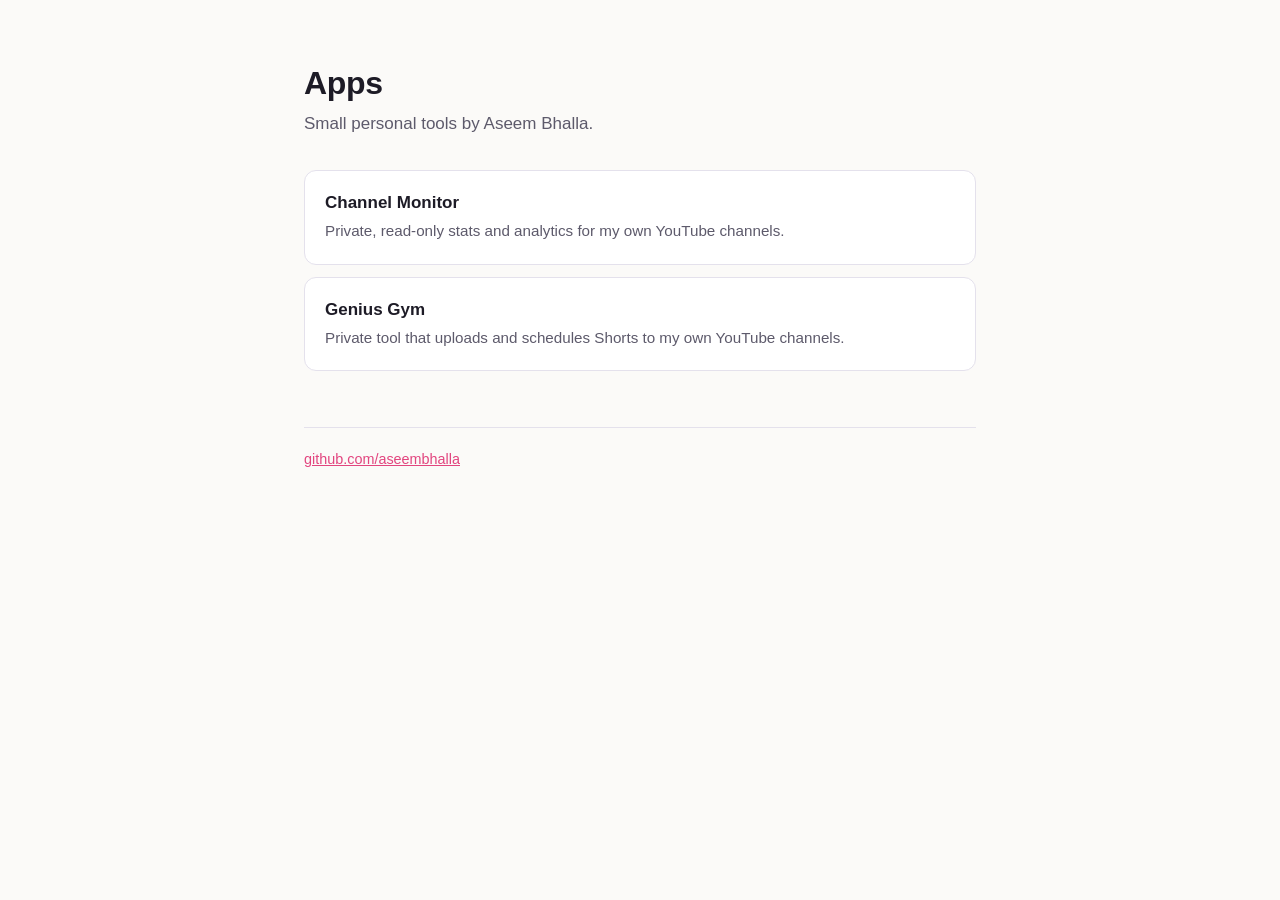
<file: index.html>
<!DOCTYPE html>
<html lang="en">
<head>
<meta charset="utf-8">
<meta name="viewport" content="width=device-width, initial-scale=1">
<title>Aseem Bhalla – Apps</title>
<link rel="stylesheet" href="/style.css">
</head>
<body>
<main>
  <h1>Apps</h1>
  <p class="sub">Small personal tools by Aseem Bhalla.</p>
  <a class="card" href="/channel-monitor/">
    <strong>Channel Monitor</strong>
    <span>Private, read-only stats and analytics for my own YouTube channels.</span>
  </a>
  <a class="card" href="/genius-gym/">
    <strong>Genius Gym</strong>
    <span>Private tool that uploads and schedules Shorts to my own YouTube channels.</span>
  </a>
  <footer><a href="https://github.com/aseembhalla">github.com/aseembhalla</a></footer>
</main>
</body>
</html>
</file>
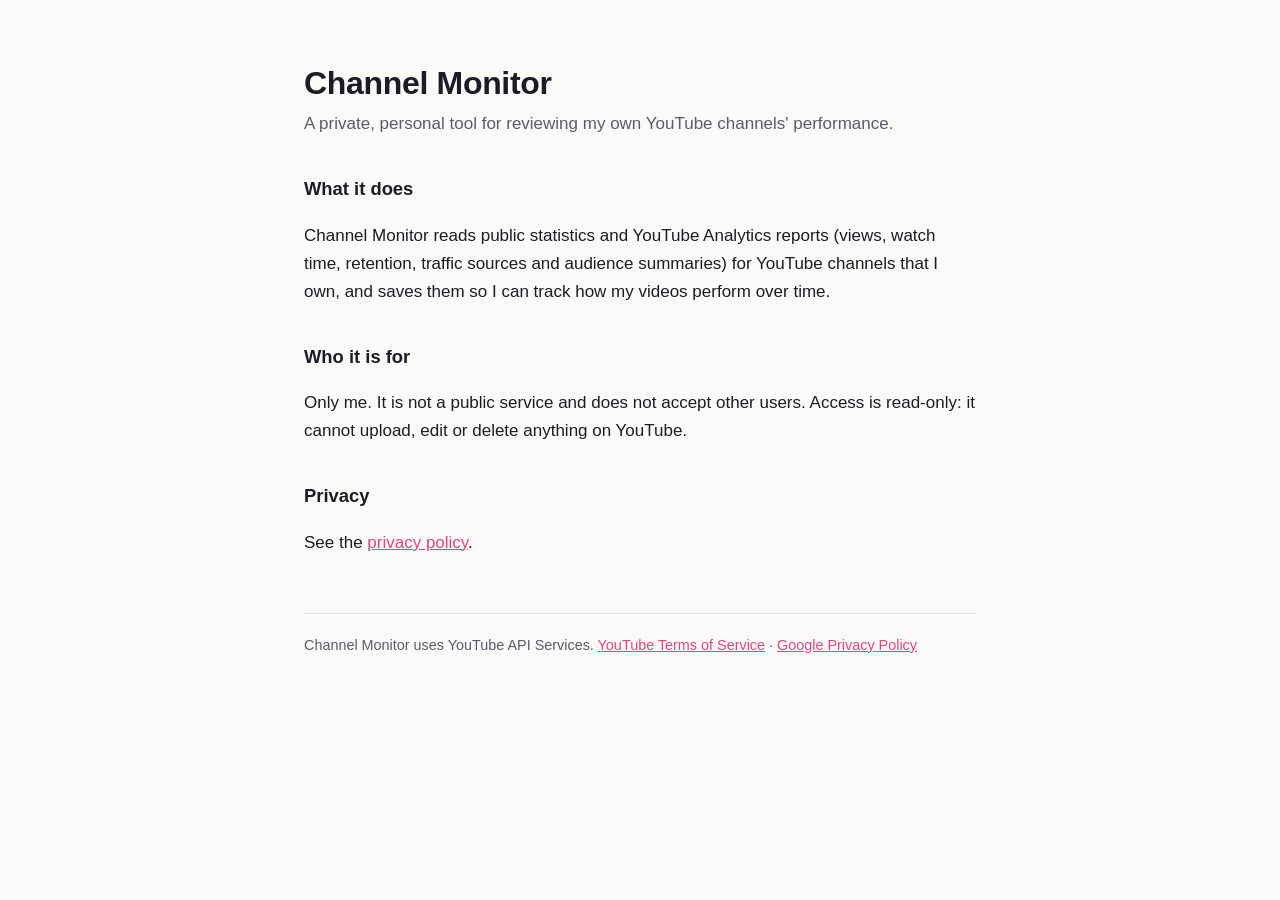
<file: channel-monitor/index.html>
<!DOCTYPE html>
<html lang="en">
<head>
<meta charset="utf-8">
<meta name="viewport" content="width=device-width, initial-scale=1">
<title>Channel Monitor</title>
<link rel="stylesheet" href="/style.css">
</head>
<body>
<main>
  <h1>Channel Monitor</h1>
  <p class="sub">A private, personal tool for reviewing my own YouTube channels' performance.</p>

  <h2>What it does</h2>
  <p>Channel Monitor reads public statistics and YouTube Analytics reports (views, watch time,
  retention, traffic sources and audience summaries) for YouTube channels that I own, and saves
  them so I can track how my videos perform over time.</p>

  <h2>Who it is for</h2>
  <p>Only me. It is not a public service and does not accept other users. Access is read-only:
  it cannot upload, edit or delete anything on YouTube.</p>

  <h2>Privacy</h2>
  <p>See the <a href="/channel-monitor/privacy.html">privacy policy</a>.</p>

  <footer>
    Channel Monitor uses YouTube API Services.
    <a href="https://www.youtube.com/t/terms">YouTube Terms of Service</a> ·
    <a href="https://policies.google.com/privacy">Google Privacy Policy</a>
  </footer>
</main>
</body>
</html>
</file>
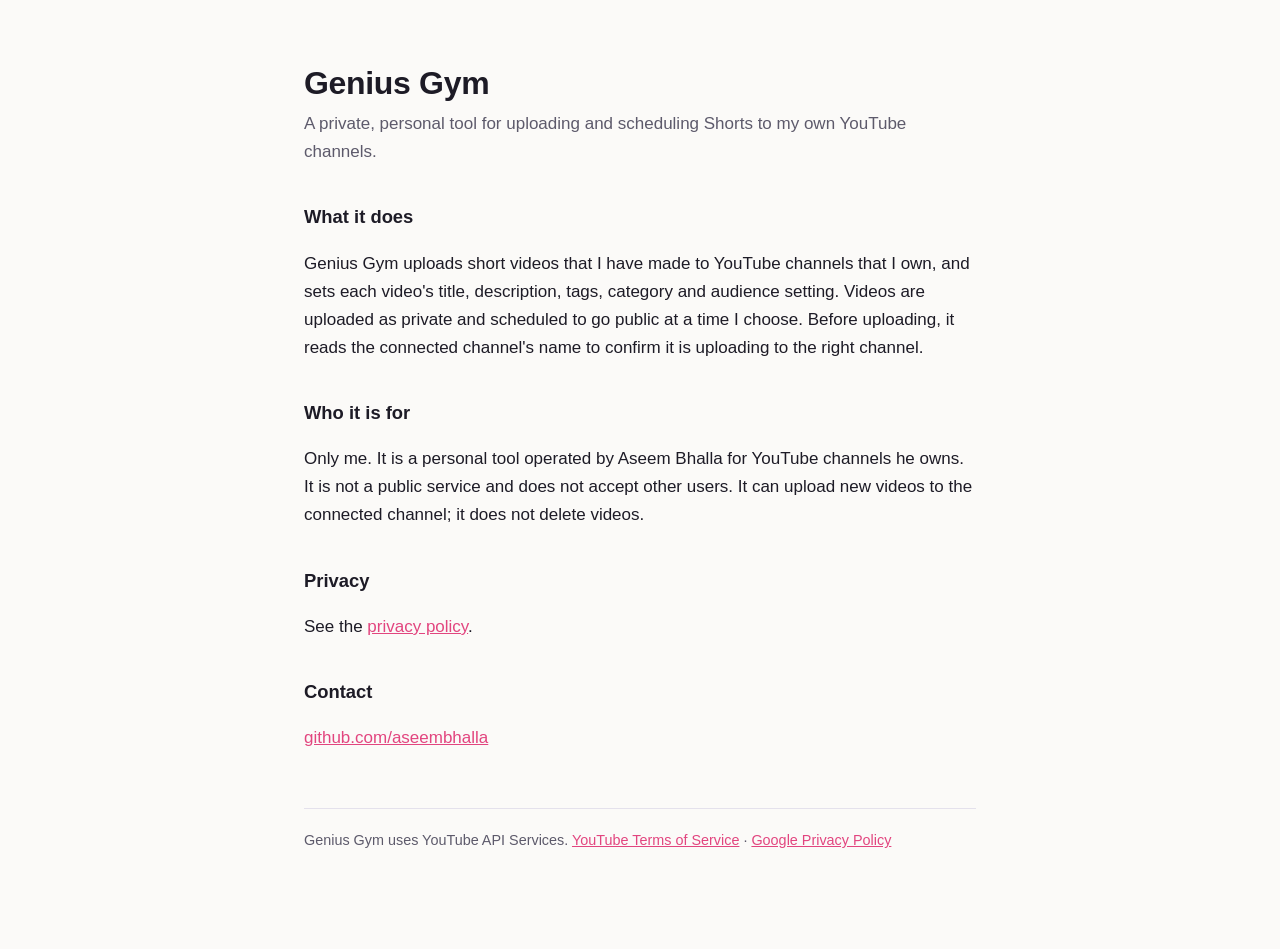
<file: genius-gym/index.html>
<!DOCTYPE html>
<html lang="en">
<head>
<meta charset="utf-8">
<meta name="viewport" content="width=device-width, initial-scale=1">
<title>Genius Gym</title>
<link rel="stylesheet" href="/style.css">
</head>
<body>
<main>
  <h1>Genius Gym</h1>
  <p class="sub">A private, personal tool for uploading and scheduling Shorts to my own YouTube channels.</p>

  <h2>What it does</h2>
  <p>Genius Gym uploads short videos that I have made to YouTube channels that I own, and sets
  each video's title, description, tags, category and audience setting. Videos are uploaded as private and scheduled to go public at a time I choose. Before
  uploading, it reads the connected channel's name to confirm it is uploading to the right channel.</p>

  <h2>Who it is for</h2>
  <p>Only me. It is a personal tool operated by Aseem Bhalla for YouTube channels he owns. It is not
  a public service and does not accept other users. It can upload new videos to the connected
  channel; it does not delete videos.</p>

  <h2>Privacy</h2>
  <p>See the <a href="/genius-gym/privacy.html">privacy policy</a>.</p>

  <h2>Contact</h2>
  <p><a href="https://github.com/aseembhalla">github.com/aseembhalla</a></p>

  <footer>
    Genius Gym uses YouTube API Services.
    <a href="https://www.youtube.com/t/terms">YouTube Terms of Service</a> ·
    <a href="https://policies.google.com/privacy">Google Privacy Policy</a>
  </footer>
</main>
</body>
</html>
</file>
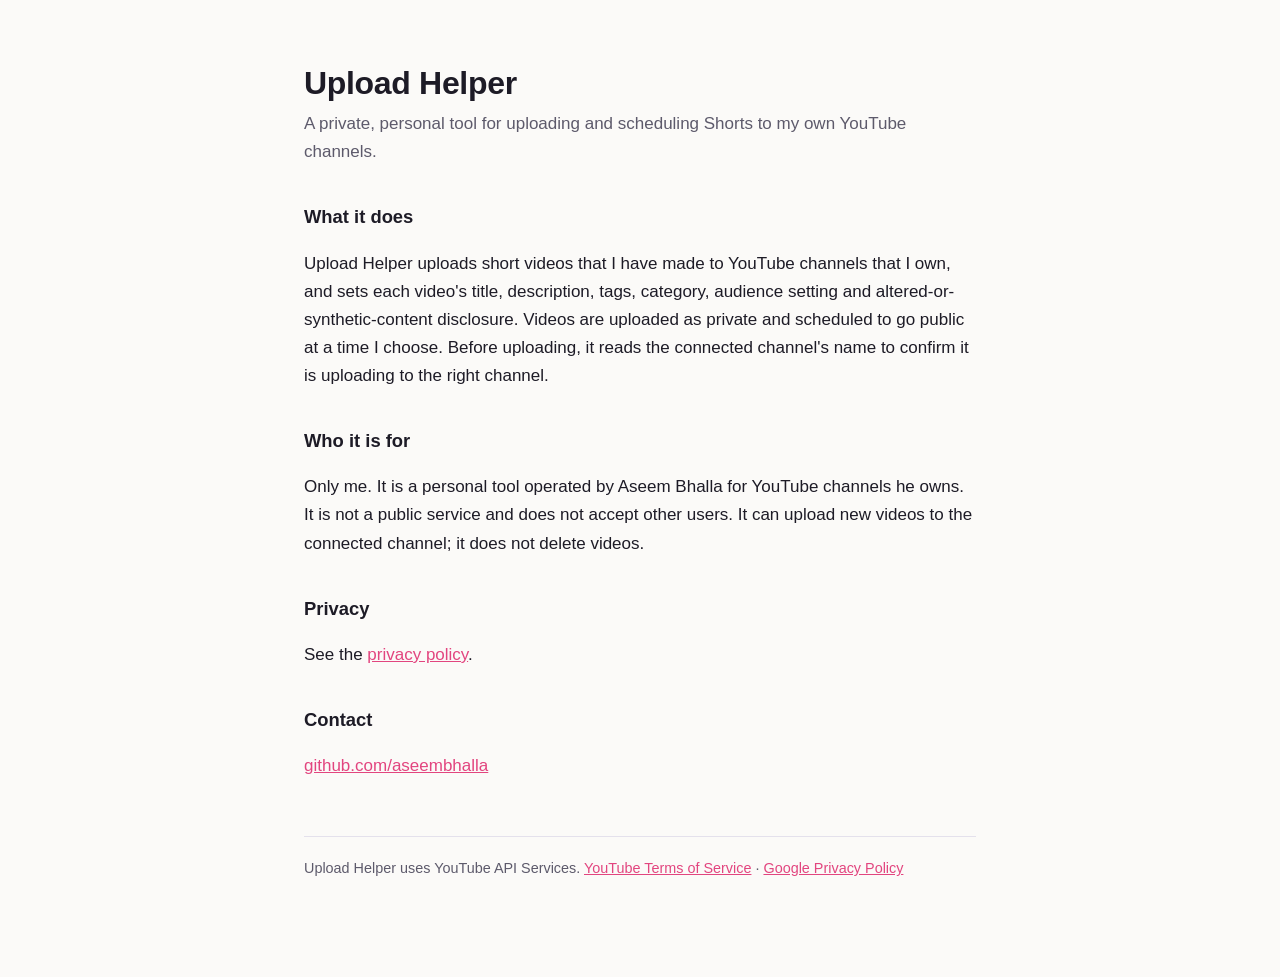
<file: upload-helper/index.html>
<!DOCTYPE html>
<html lang="en">
<head>
<meta charset="utf-8">
<meta name="viewport" content="width=device-width, initial-scale=1">
<title>Upload Helper</title>
<link rel="stylesheet" href="/style.css">
</head>
<body>
<main>
  <h1>Upload Helper</h1>
  <p class="sub">A private, personal tool for uploading and scheduling Shorts to my own YouTube channels.</p>

  <h2>What it does</h2>
  <p>Upload Helper uploads short videos that I have made to YouTube channels that I own, and sets
  each video's title, description, tags, category, audience setting and altered-or-synthetic-content
  disclosure. Videos are uploaded as private and scheduled to go public at a time I choose. Before
  uploading, it reads the connected channel's name to confirm it is uploading to the right channel.</p>

  <h2>Who it is for</h2>
  <p>Only me. It is a personal tool operated by Aseem Bhalla for YouTube channels he owns. It is not
  a public service and does not accept other users. It can upload new videos to the connected
  channel; it does not delete videos.</p>

  <h2>Privacy</h2>
  <p>See the <a href="/upload-helper/privacy.html">privacy policy</a>.</p>

  <h2>Contact</h2>
  <p><a href="https://github.com/aseembhalla">github.com/aseembhalla</a></p>

  <footer>
    Upload Helper uses YouTube API Services.
    <a href="https://www.youtube.com/t/terms">YouTube Terms of Service</a> ·
    <a href="https://policies.google.com/privacy">Google Privacy Policy</a>
  </footer>
</main>
</body>
</html>
</file>
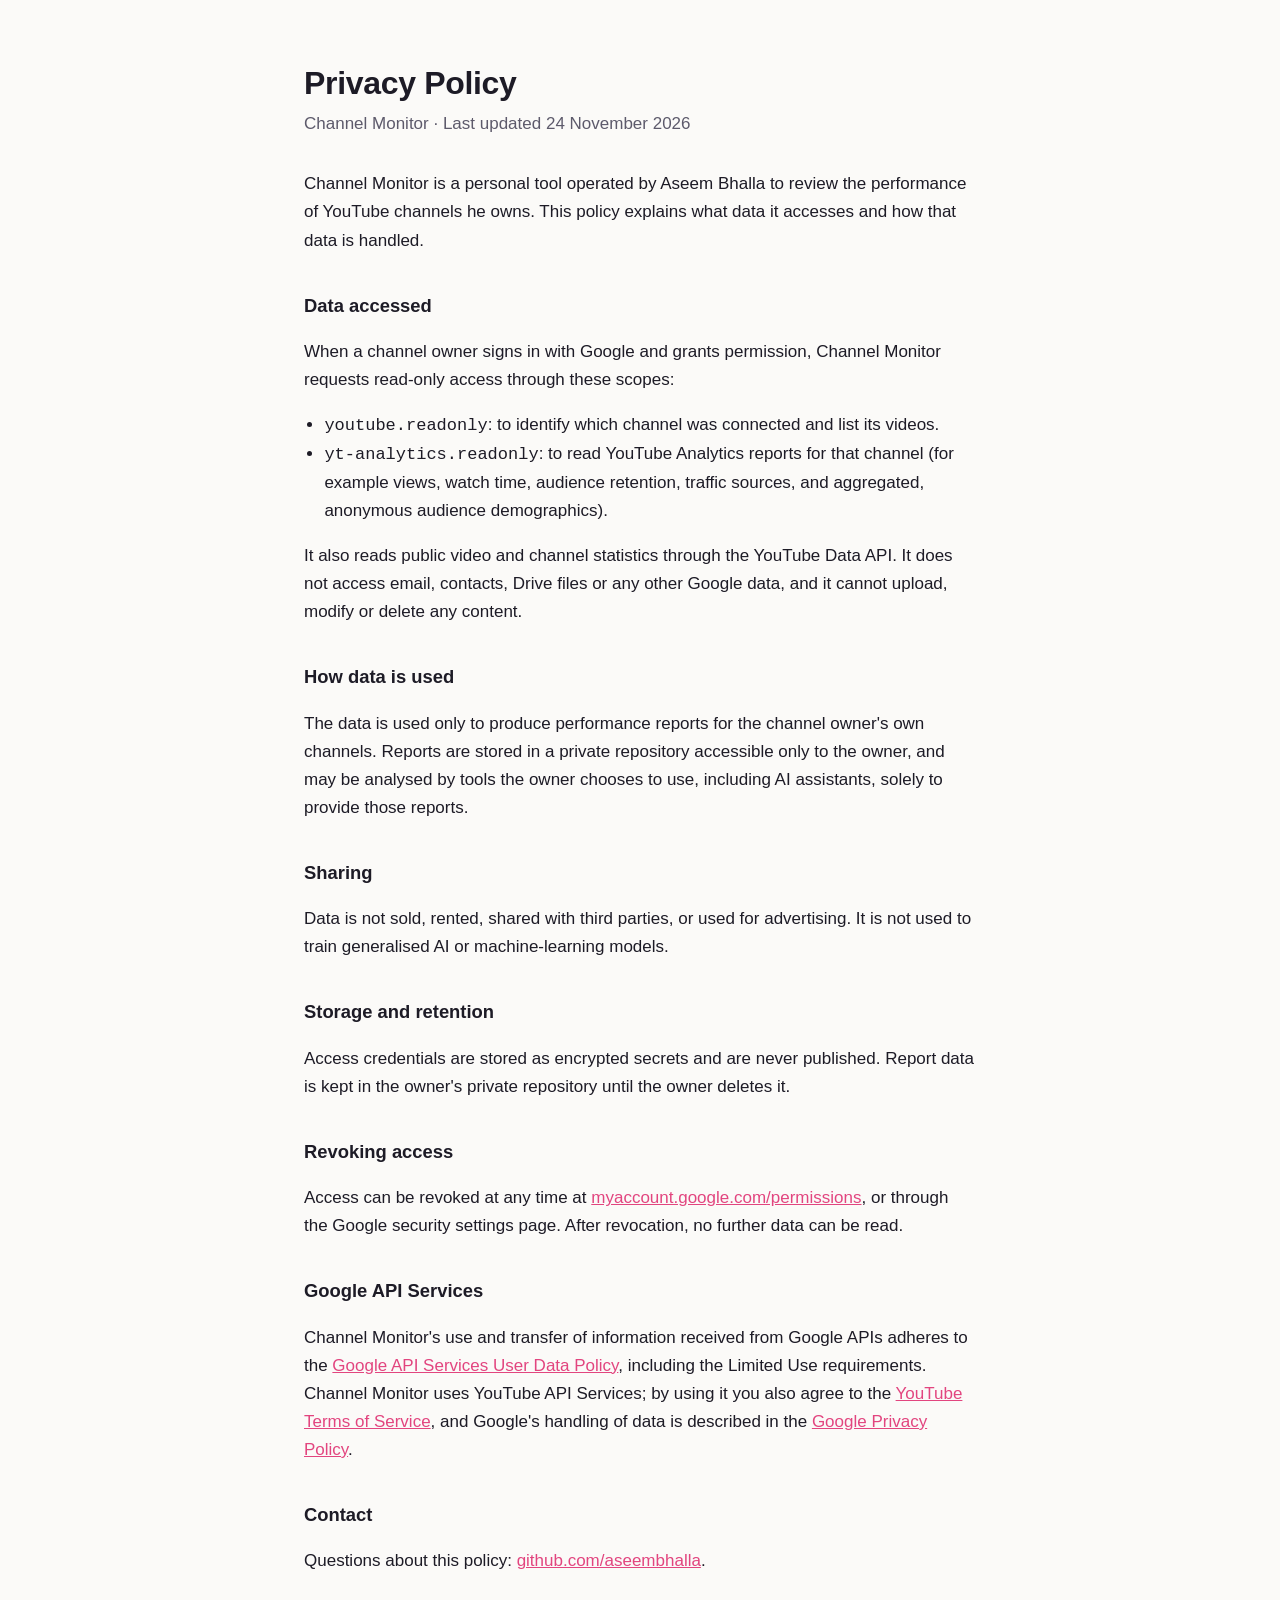
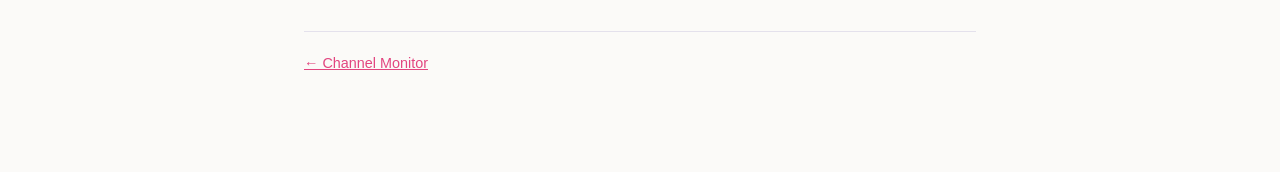
<file: channel-monitor/privacy.html>
<!DOCTYPE html>
<html lang="en">
<head>
<meta charset="utf-8">
<meta name="viewport" content="width=device-width, initial-scale=1">
<title>Channel Monitor – Privacy Policy</title>
<link rel="stylesheet" href="/style.css">
</head>
<body>
<main>
  <h1>Privacy Policy</h1>
  <p class="sub">Channel Monitor · Last updated 24 November 2026</p>

  <p>Channel Monitor is a personal tool operated by Aseem Bhalla to review the performance of
  YouTube channels he owns. This policy explains what data it accesses and how that data is handled.</p>

  <h2>Data accessed</h2>
  <p>When a channel owner signs in with Google and grants permission, Channel Monitor requests
  read-only access through these scopes:</p>
  <ul>
    <li><code>youtube.readonly</code>: to identify which channel was connected and list its videos.</li>
    <li><code>yt-analytics.readonly</code>: to read YouTube Analytics reports for that channel
      (for example views, watch time, audience retention, traffic sources, and aggregated,
      anonymous audience demographics).</li>
  </ul>
  <p>It also reads public video and channel statistics through the YouTube Data API.
  It does not access email, contacts, Drive files or any other Google data, and it cannot
  upload, modify or delete any content.</p>

  <h2>How data is used</h2>
  <p>The data is used only to produce performance reports for the channel owner's own channels.
  Reports are stored in a private repository accessible only to the owner, and may be analysed
  by tools the owner chooses to use, including AI assistants, solely to provide those reports.</p>

  <h2>Sharing</h2>
  <p>Data is not sold, rented, shared with third parties, or used for advertising. It is not used to
  train generalised AI or machine-learning models.</p>

  <h2>Storage and retention</h2>
  <p>Access credentials are stored as encrypted secrets and are never published. Report data is kept
  in the owner's private repository until the owner deletes it.</p>

  <h2>Revoking access</h2>
  <p>Access can be revoked at any time at
  <a href="https://myaccount.google.com/permissions">myaccount.google.com/permissions</a>,
  or through the Google security settings page. After revocation, no further data can be read.</p>

  <h2>Google API Services</h2>
  <p>Channel Monitor's use and transfer of information received from Google APIs adheres to the
  <a href="https://developers.google.com/terms/api-services-user-data-policy">Google API Services User Data Policy</a>,
  including the Limited Use requirements. Channel Monitor uses YouTube API Services; by using it you
  also agree to the <a href="https://www.youtube.com/t/terms">YouTube Terms of Service</a>, and
  Google's handling of data is described in the
  <a href="https://policies.google.com/privacy">Google Privacy Policy</a>.</p>

  <h2>Contact</h2>
  <p>Questions about this policy: <a href="https://github.com/aseembhalla">github.com/aseembhalla</a>.</p>

  <footer><a href="/channel-monitor/">← Channel Monitor</a></footer>
</main>
</body>
</html>
</file>
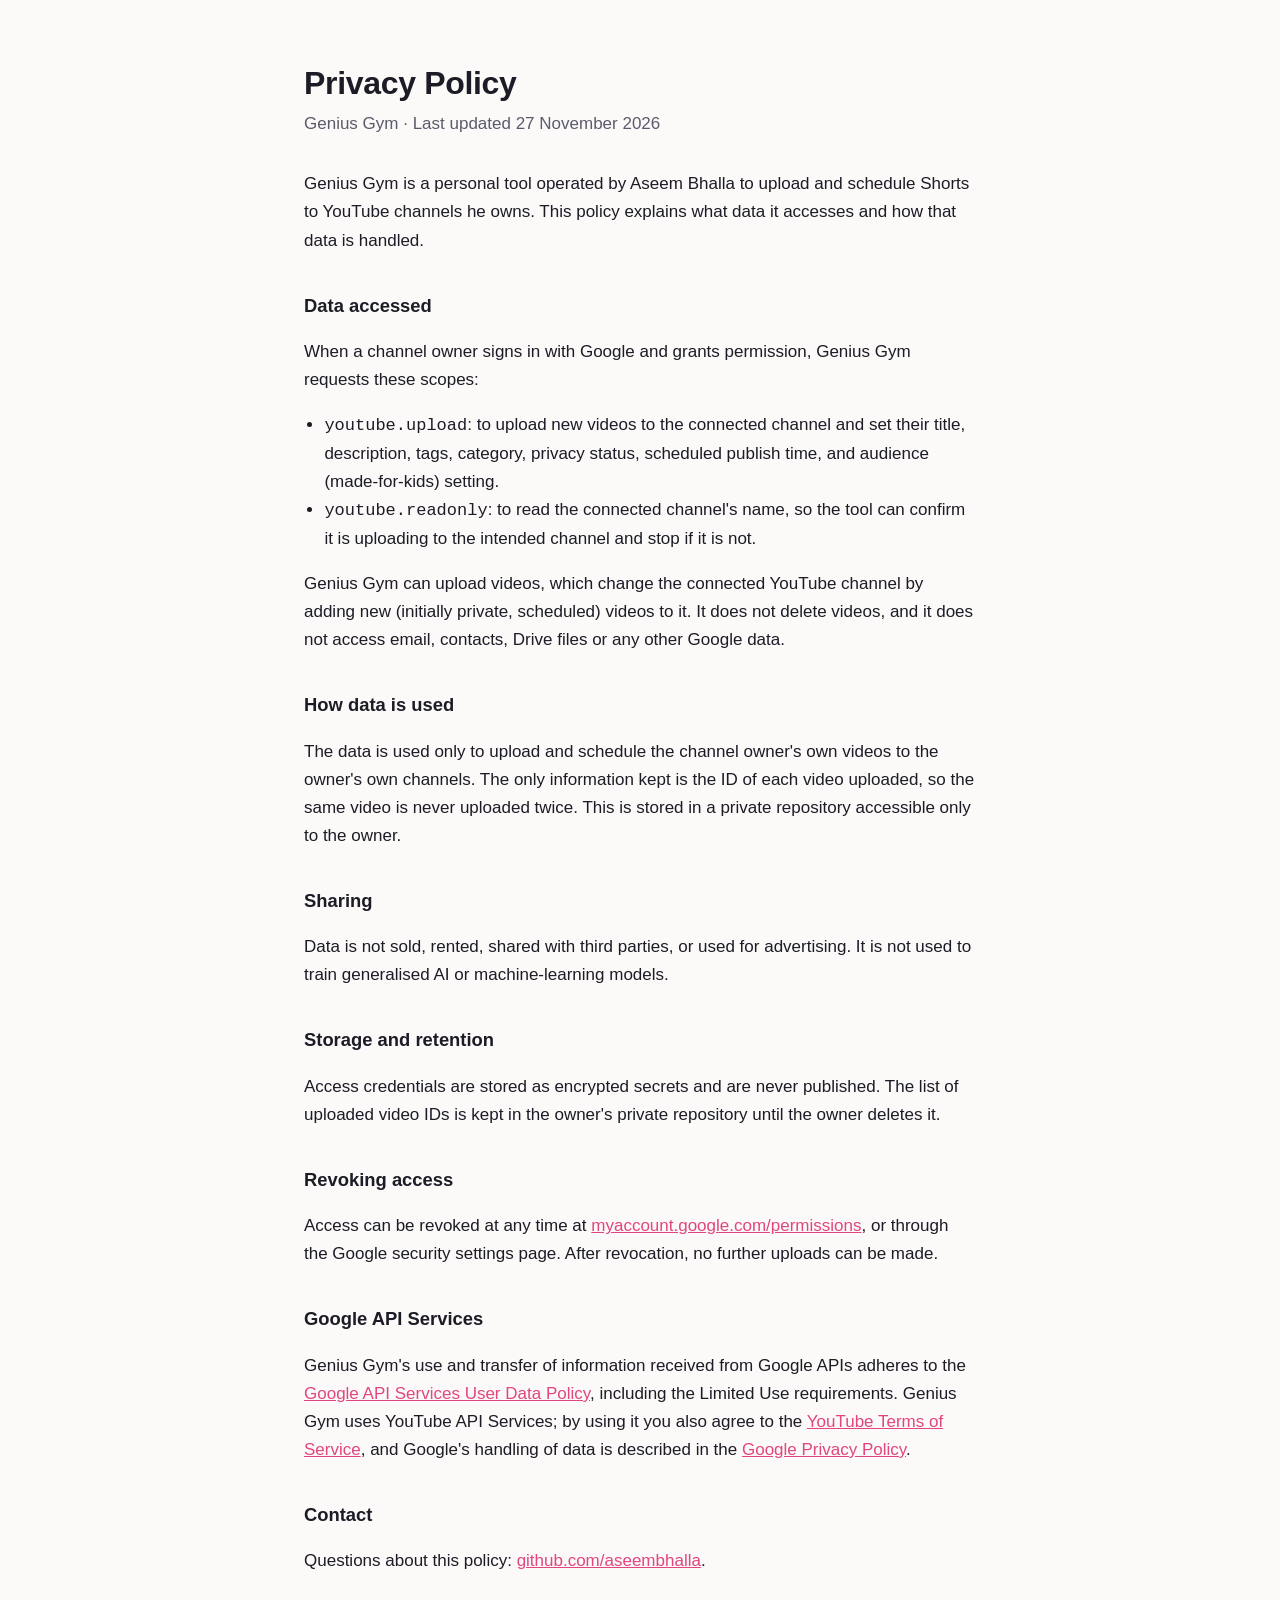
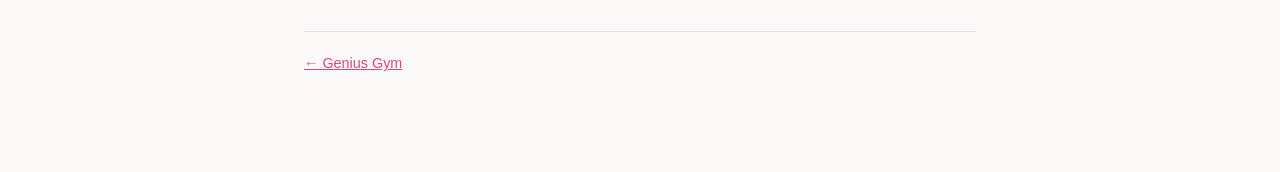
<file: genius-gym/privacy.html>
<!DOCTYPE html>
<html lang="en">
<head>
<meta charset="utf-8">
<meta name="viewport" content="width=device-width, initial-scale=1">
<title>Genius Gym – Privacy Policy</title>
<link rel="stylesheet" href="/style.css">
</head>
<body>
<main>
  <h1>Privacy Policy</h1>
  <p class="sub">Genius Gym · Last updated 27 November 2026</p>

  <p>Genius Gym is a personal tool operated by Aseem Bhalla to upload and schedule Shorts to
  YouTube channels he owns. This policy explains what data it accesses and how that data is handled.</p>

  <h2>Data accessed</h2>
  <p>When a channel owner signs in with Google and grants permission, Genius Gym requests
  these scopes:</p>
  <ul>
    <li><code>youtube.upload</code>: to upload new videos to the connected channel and set their
      title, description, tags, category, privacy status, scheduled publish time, and audience
      (made-for-kids) setting.</li>
    <li><code>youtube.readonly</code>: to read the connected channel's name, so the tool can confirm
      it is uploading to the intended channel and stop if it is not.</li>
  </ul>
  <p>Genius Gym can upload videos, which change the connected YouTube channel by adding new
  (initially private, scheduled) videos to it. It does not delete videos, and it does not access
  email, contacts, Drive files or any other Google data.</p>

  <h2>How data is used</h2>
  <p>The data is used only to upload and schedule the channel owner's own videos to the owner's own
  channels. The only information kept is the ID of each video uploaded, so the same video is never
  uploaded twice. This is stored in a private repository accessible only to the owner.</p>

  <h2>Sharing</h2>
  <p>Data is not sold, rented, shared with third parties, or used for advertising. It is not used to
  train generalised AI or machine-learning models.</p>

  <h2>Storage and retention</h2>
  <p>Access credentials are stored as encrypted secrets and are never published. The list of uploaded
  video IDs is kept in the owner's private repository until the owner deletes it.</p>

  <h2>Revoking access</h2>
  <p>Access can be revoked at any time at
  <a href="https://myaccount.google.com/permissions">myaccount.google.com/permissions</a>,
  or through the Google security settings page. After revocation, no further uploads can be made.</p>

  <h2>Google API Services</h2>
  <p>Genius Gym's use and transfer of information received from Google APIs adheres to the
  <a href="https://developers.google.com/terms/api-services-user-data-policy">Google API Services User Data Policy</a>,
  including the Limited Use requirements. Genius Gym uses YouTube API Services; by using it you
  also agree to the <a href="https://www.youtube.com/t/terms">YouTube Terms of Service</a>, and
  Google's handling of data is described in the
  <a href="https://policies.google.com/privacy">Google Privacy Policy</a>.</p>

  <h2>Contact</h2>
  <p>Questions about this policy: <a href="https://github.com/aseembhalla">github.com/aseembhalla</a>.</p>

  <footer><a href="/genius-gym/">← Genius Gym</a></footer>
</main>
</body>
</html>
</file>
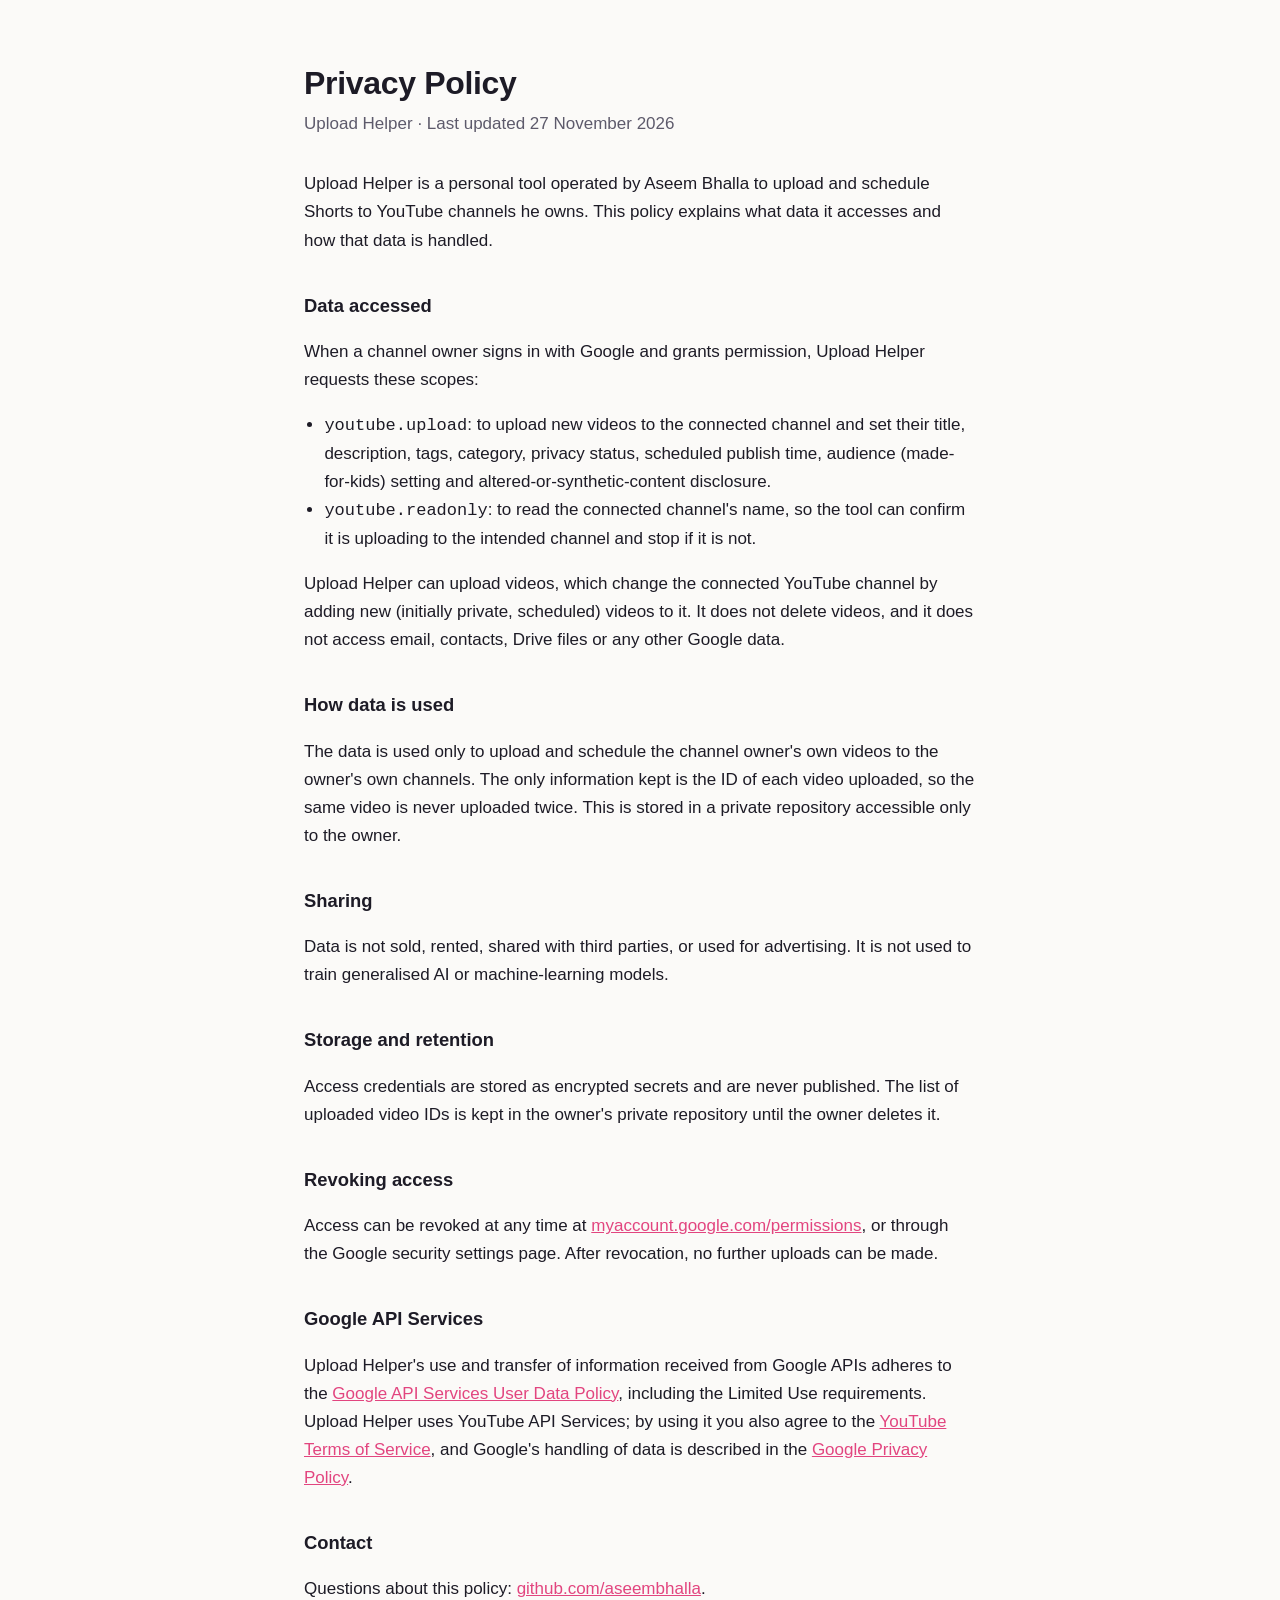
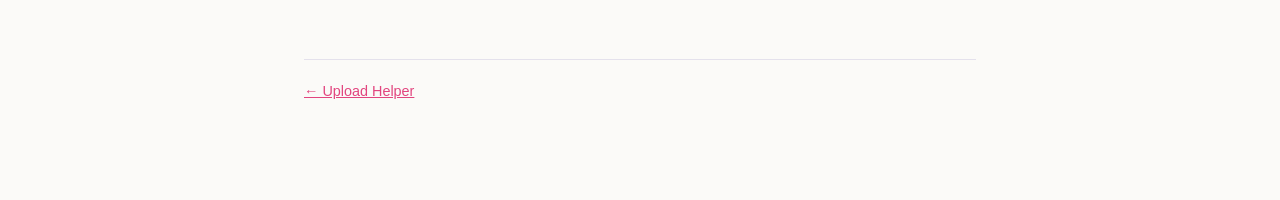
<file: upload-helper/privacy.html>
<!DOCTYPE html>
<html lang="en">
<head>
<meta charset="utf-8">
<meta name="viewport" content="width=device-width, initial-scale=1">
<title>Upload Helper – Privacy Policy</title>
<link rel="stylesheet" href="/style.css">
</head>
<body>
<main>
  <h1>Privacy Policy</h1>
  <p class="sub">Upload Helper · Last updated 27 November 2026</p>

  <p>Upload Helper is a personal tool operated by Aseem Bhalla to upload and schedule Shorts to
  YouTube channels he owns. This policy explains what data it accesses and how that data is handled.</p>

  <h2>Data accessed</h2>
  <p>When a channel owner signs in with Google and grants permission, Upload Helper requests
  these scopes:</p>
  <ul>
    <li><code>youtube.upload</code>: to upload new videos to the connected channel and set their
      title, description, tags, category, privacy status, scheduled publish time, audience
      (made-for-kids) setting and altered-or-synthetic-content disclosure.</li>
    <li><code>youtube.readonly</code>: to read the connected channel's name, so the tool can confirm
      it is uploading to the intended channel and stop if it is not.</li>
  </ul>
  <p>Upload Helper can upload videos, which change the connected YouTube channel by adding new
  (initially private, scheduled) videos to it. It does not delete videos, and it does not access
  email, contacts, Drive files or any other Google data.</p>

  <h2>How data is used</h2>
  <p>The data is used only to upload and schedule the channel owner's own videos to the owner's own
  channels. The only information kept is the ID of each video uploaded, so the same video is never
  uploaded twice. This is stored in a private repository accessible only to the owner.</p>

  <h2>Sharing</h2>
  <p>Data is not sold, rented, shared with third parties, or used for advertising. It is not used to
  train generalised AI or machine-learning models.</p>

  <h2>Storage and retention</h2>
  <p>Access credentials are stored as encrypted secrets and are never published. The list of uploaded
  video IDs is kept in the owner's private repository until the owner deletes it.</p>

  <h2>Revoking access</h2>
  <p>Access can be revoked at any time at
  <a href="https://myaccount.google.com/permissions">myaccount.google.com/permissions</a>,
  or through the Google security settings page. After revocation, no further uploads can be made.</p>

  <h2>Google API Services</h2>
  <p>Upload Helper's use and transfer of information received from Google APIs adheres to the
  <a href="https://developers.google.com/terms/api-services-user-data-policy">Google API Services User Data Policy</a>,
  including the Limited Use requirements. Upload Helper uses YouTube API Services; by using it you
  also agree to the <a href="https://www.youtube.com/t/terms">YouTube Terms of Service</a>, and
  Google's handling of data is described in the
  <a href="https://policies.google.com/privacy">Google Privacy Policy</a>.</p>

  <h2>Contact</h2>
  <p>Questions about this policy: <a href="https://github.com/aseembhalla">github.com/aseembhalla</a>.</p>

  <footer><a href="/upload-helper/">← Upload Helper</a></footer>
</main>
</body>
</html>
</file>
<file: style.css>
:root{--ink:#1d1b26;--muted:#5d5a6b;--line:#e4e1ec;--accent:#e2457f;--bg:#fbfaf8}
*{box-sizing:border-box}
body{margin:0;background:var(--bg);color:var(--ink);font:17px/1.65 -apple-system,BlinkMacSystemFont,"Segoe UI",Roboto,Helvetica,Arial,sans-serif}
main{max-width:720px;margin:0 auto;padding:64px 24px 96px}
h1{font-size:2rem;line-height:1.2;margin:0 0 8px;letter-spacing:-.01em}
h2{font-size:1.15rem;margin:36px 0 8px}
p,li{color:var(--ink)}
.sub{color:var(--muted);margin:0 0 32px}
a{color:var(--accent)}
ul{padding-left:1.2em}
.card{display:block;border:1px solid var(--line);border-radius:12px;padding:18px 20px;margin:12px 0;text-decoration:none;color:inherit;background:#fff}
.card:hover{border-color:var(--accent)}
.card strong{display:block}
.card span{color:var(--muted);font-size:.95rem}
footer{margin-top:56px;padding-top:20px;border-top:1px solid var(--line);color:var(--muted);font-size:.9rem}
</file>
